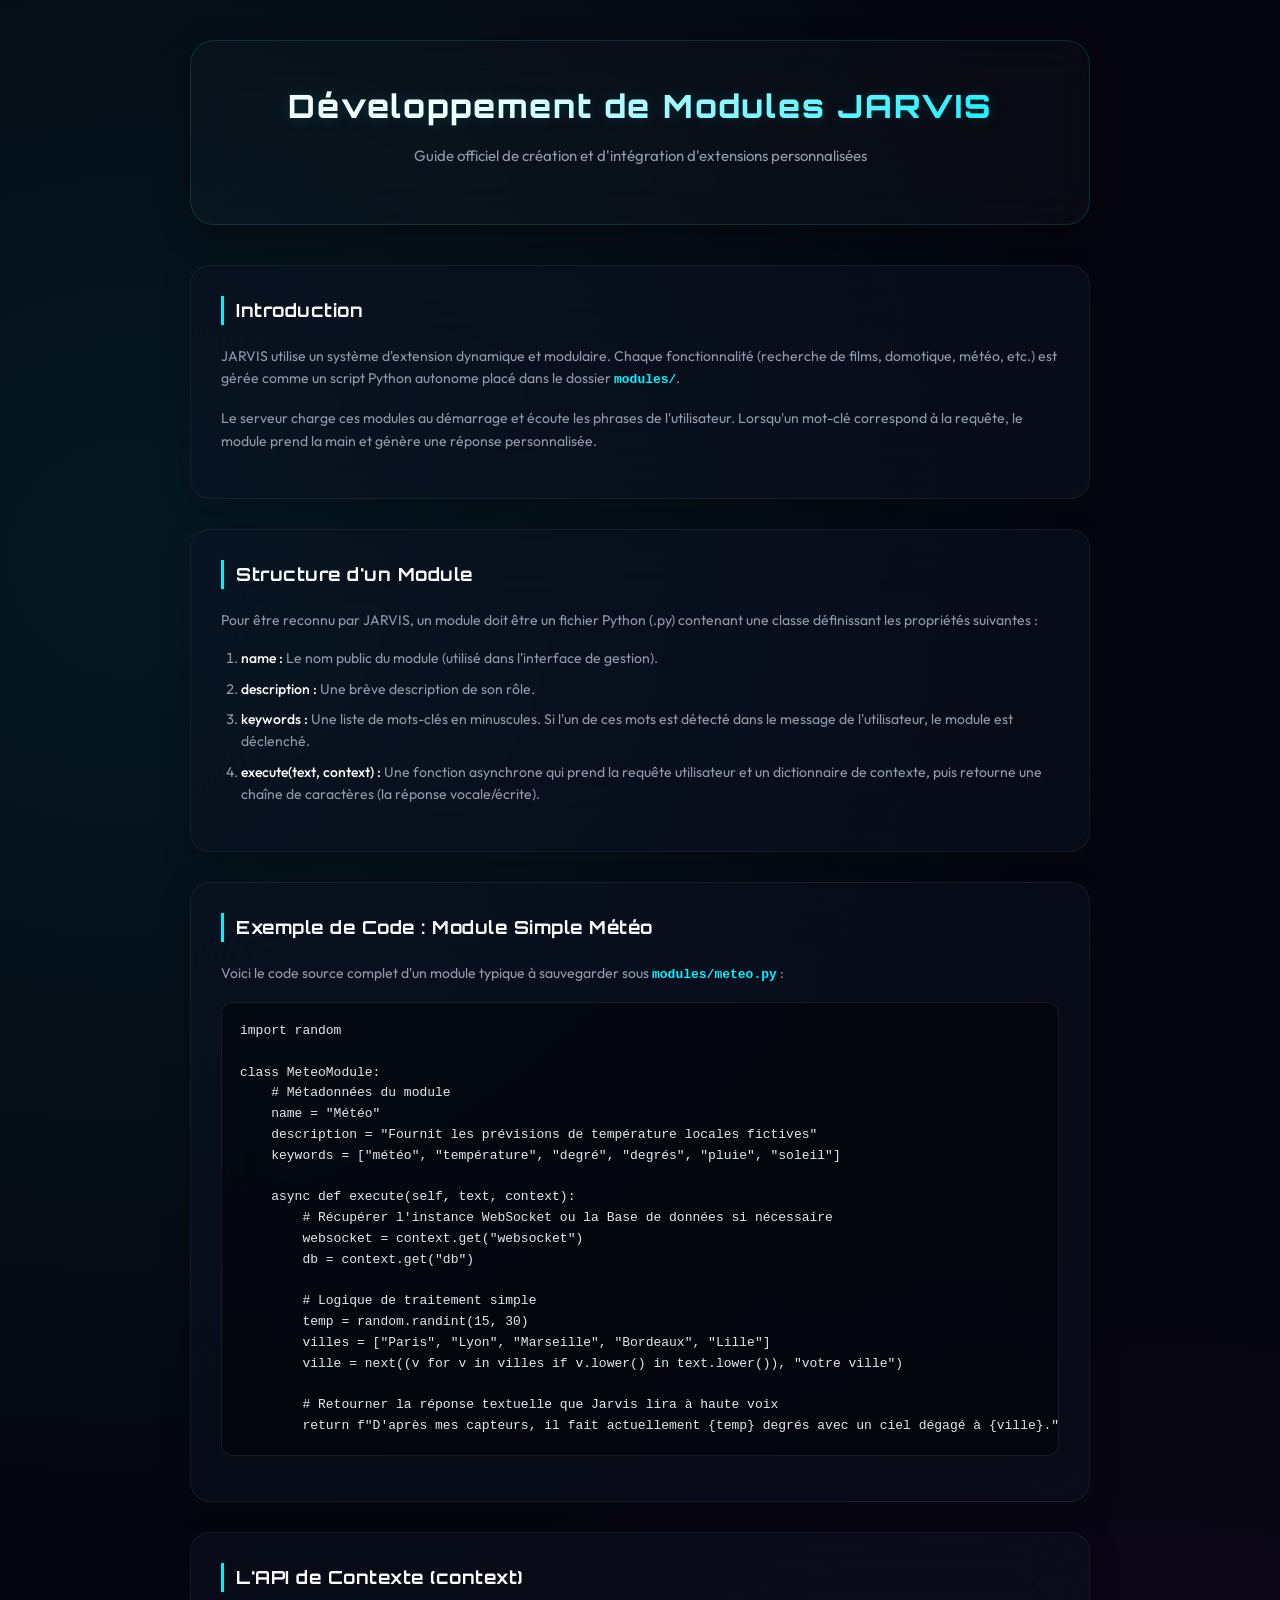
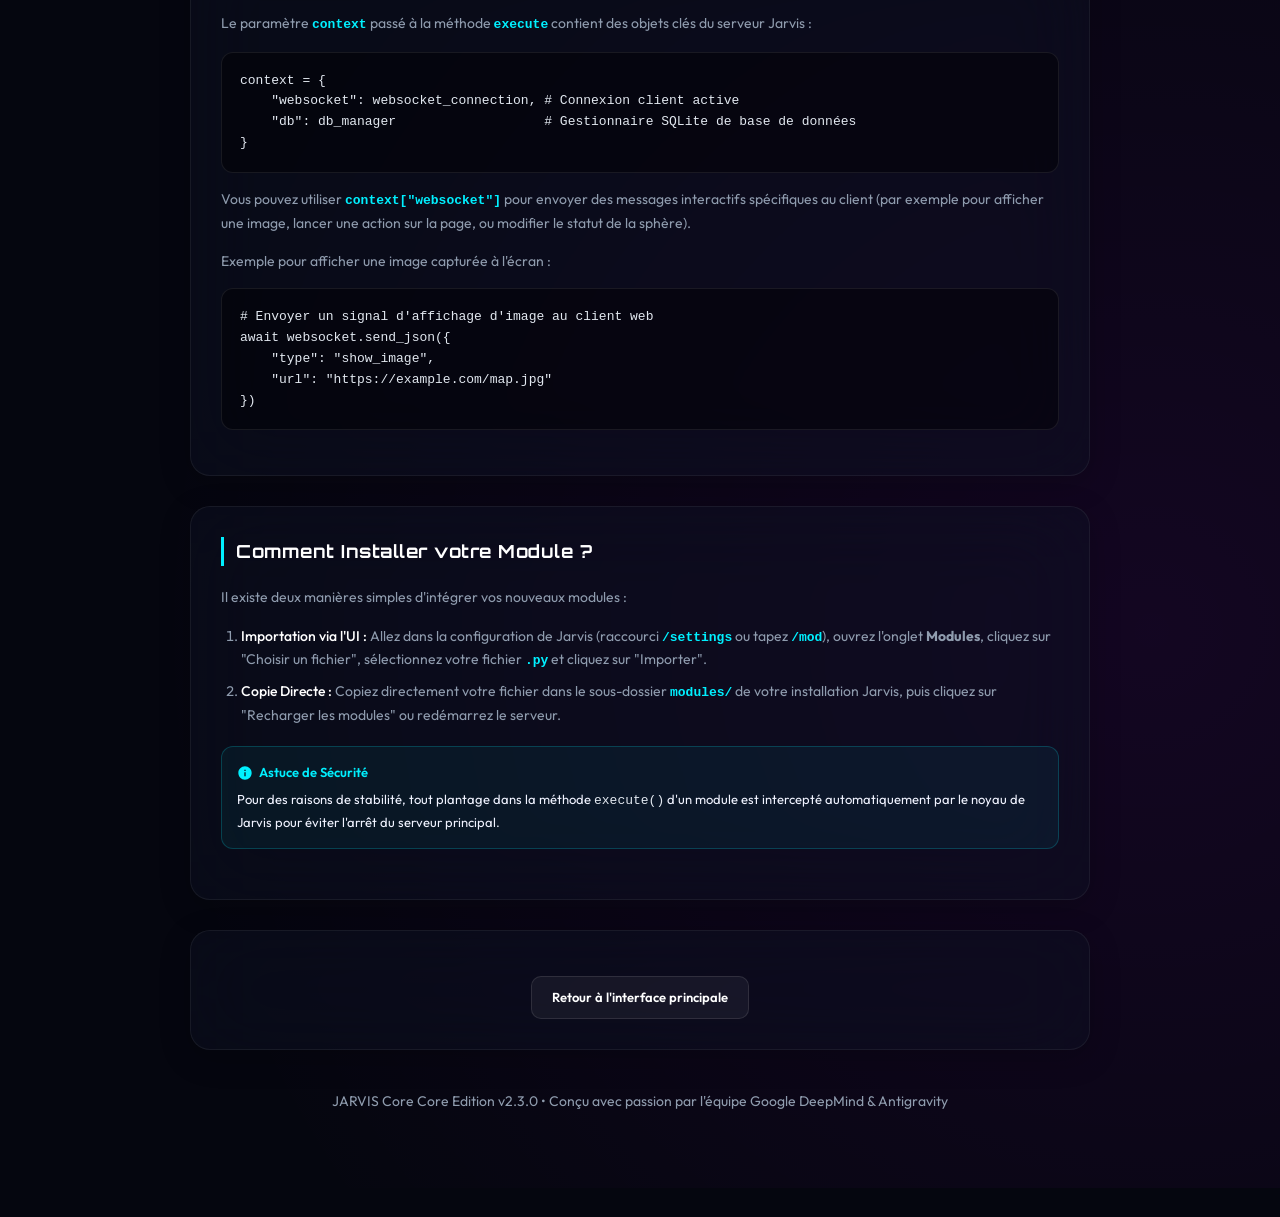
<file: static/doc.html>
<!DOCTYPE html>
<html lang="fr">
<head>
    <meta charset="UTF-8">
    <meta name="viewport" content="width=device-width, initial-scale=1.0">
    <title>JARVIS - Documentation de Création de Modules</title>
    <!-- Fonts moderns -->
    <link href="https://fonts.googleapis.com/css2?family=Outfit:wght@300;400;500;600;700&family=Orbitron:wght@600;800;900&display=swap" rel="stylesheet">
    <style>
        :root {
            --bg-color: #05060f;
            --card-bg: rgba(15, 18, 36, 0.45);
            --border-color: rgba(0, 240, 255, 0.15);
            --text-primary: #f0f3ff;
            --text-secondary: #8f9cae;
            --state-idle: #00f0ff;
            --accent-purple: #bd00ff;
            --accent-green: #00ff66;
            --font-body: 'Outfit', sans-serif;
            --font-heading: 'Orbitron', sans-serif;
        }

        * {
            box-sizing: border-box;
            margin: 0;
            padding: 0;
        }

        body {
            background-color: var(--bg-color);
            background-image: 
                radial-gradient(circle at 10% 20%, rgba(0, 240, 255, 0.08) 0%, transparent 40%),
                radial-gradient(circle at 90% 80%, rgba(189, 0, 255, 0.08) 0%, transparent 40%);
            color: var(--text-primary);
            font-family: var(--font-body);
            line-height: 1.6;
            padding: 40px 20px;
            min-height: 100vh;
        }

        .container {
            max-width: 900px;
            margin: 0 auto;
        }

        /* Glassmorphic Header */
        header {
            text-align: center;
            padding: 40px;
            background: rgba(255, 255, 255, 0.02);
            border: 1px solid var(--border-color);
            border-radius: 24px;
            backdrop-filter: blur(20px);
            margin-bottom: 40px;
            box-shadow: 0 10px 30px rgba(0, 0, 0, 0.4);
        }

        h1 {
            font-family: var(--font-heading);
            font-size: 32px;
            font-weight: 800;
            letter-spacing: 2px;
            background: linear-gradient(135deg, #fff 30%, var(--state-idle) 100%);
            -webkit-background-clip: text;
            -webkit-text-fill-color: transparent;
            margin-bottom: 12px;
            text-shadow: 0 0 15px rgba(0, 240, 255, 0.15);
        }

        .subtitle {
            color: var(--text-secondary);
            font-size: 15px;
            font-weight: 400;
        }

        /* Main Content Grid */
        main {
            display: flex;
            flex-direction: column;
            gap: 30px;
        }

        section {
            background: var(--card-bg);
            border: 1px solid rgba(255, 255, 255, 0.06);
            border-radius: 20px;
            padding: 30px;
            backdrop-filter: blur(40px);
            box-shadow: 0 8px 32px rgba(0, 0, 0, 0.2);
            transition: all 0.3s ease;
        }

        section:hover {
            border-color: var(--border-color);
            box-shadow: 0 8px 32px rgba(0, 240, 255, 0.05);
            transform: translateY(-2px);
        }

        h2 {
            font-family: var(--font-heading);
            font-size: 18px;
            font-weight: 700;
            color: #fff;
            margin-bottom: 20px;
            border-left: 3px solid var(--state-idle);
            padding-left: 12px;
            letter-spacing: 0.5px;
        }

        p {
            font-size: 14px;
            color: var(--text-secondary);
            margin-bottom: 16px;
        }

        /* Codeblock styling */
        pre {
            background: rgba(0, 0, 0, 0.4);
            border: 1px solid rgba(255, 255, 255, 0.08);
            border-radius: 12px;
            padding: 18px;
            overflow-x: auto;
            margin: 15px 0;
        }

        code {
            font-family: 'Courier New', Courier, monospace;
            font-size: 13px;
            color: #e2e8f0;
        }

        /* Highlights & Badges */
        .highlight {
            color: var(--state-idle);
            font-weight: 600;
        }

        .alert-info {
            background: rgba(0, 240, 255, 0.05);
            border: 1px solid rgba(0, 240, 255, 0.2);
            border-radius: 12px;
            padding: 15px;
            margin: 20px 0;
            font-size: 13px;
        }

        .alert-title {
            font-weight: 600;
            color: var(--state-idle);
            margin-bottom: 6px;
            display: flex;
            align-items: center;
            gap: 6px;
        }

        /* Step List */
        ol {
            margin-left: 20px;
            margin-bottom: 16px;
            color: var(--text-secondary);
            font-size: 14px;
            display: flex;
            flex-direction: column;
            gap: 8px;
        }

        li span {
            color: #fff;
            font-weight: 500;
        }

        /* Footer */
        footer {
            text-align: center;
            padding: 40px 0 20px 0;
            font-size: 12px;
            color: rgba(255, 255, 255, 0.3);
        }

        footer a {
            color: var(--state-idle);
            text-decoration: none;
            transition: color 0.2s;
        }

        footer a:hover {
            color: #fff;
        }

        /* Button hover styles */
        .back-btn {
            display: inline-block;
            margin-top: 15px;
            padding: 10px 20px;
            background: rgba(255, 255, 255, 0.05);
            border: 1px solid rgba(255, 255, 255, 0.1);
            color: #fff;
            border-radius: 10px;
            font-size: 13px;
            font-weight: 600;
            text-decoration: none;
            cursor: pointer;
            transition: all 0.2s ease;
        }

        .back-btn:hover {
            background: var(--state-idle);
            color: var(--bg-color);
            border-color: var(--state-idle);
            box-shadow: 0 4px 12px rgba(0, 240, 255, 0.2);
            transform: scale(1.02);
        }
    </style>
</head>
<body>
    <div class="container">
        <header>
            <h1 id="doc-title">Développement de Modules JARVIS</h1>
            <p class="subtitle">Guide officiel de création et d'intégration d'extensions personnalisées</p>
        </header>

        <main>
            <section id="getting-started">
                <h2>Introduction</h2>
                <p>
                    JARVIS utilise un système d'extension dynamique et modulaire. Chaque fonctionnalité (recherche de films, domotique, météo, etc.) est gérée comme un script Python autonome placé dans le dossier <code class="highlight">modules/</code>.
                </p>
                <p>
                    Le serveur charge ces modules au démarrage et écoute les phrases de l'utilisateur. Lorsqu'un mot-clé correspond à la requête, le module prend la main et génère une réponse personnalisée.
                </p>
            </section>

            <section id="module-structure">
                <h2>Structure d'un Module</h2>
                <p>
                    Pour être reconnu par JARVIS, un module doit être un fichier Python (.py) contenant une classe définissant les propriétés suivantes :
                </p>
                <ol>
                    <li><span>name :</span> Le nom public du module (utilisé dans l'interface de gestion).</li>
                    <li><span>description :</span> Une brève description de son rôle.</li>
                    <li><span>keywords :</span> Une liste de mots-clés en minuscules. Si l'un de ces mots est détecté dans le message de l'utilisateur, le module est déclenché.</li>
                    <li><span>execute(text, context) :</span> Une fonction asynchrone qui prend la requête utilisateur et un dictionnaire de contexte, puis retourne une chaîne de caractères (la réponse vocale/écrite).</li>
                </ol>
            </section>

            <section id="code-example">
                <h2>Exemple de Code : Module Simple Météo</h2>
                <p>
                    Voici le code source complet d'un module typique à sauvegarder sous <code class="highlight">modules/meteo.py</code> :
                </p>
                <pre><code>import random

class MeteoModule:
    # Métadonnées du module
    name = "Météo"
    description = "Fournit les prévisions de température locales fictives"
    keywords = ["météo", "température", "degré", "degrés", "pluie", "soleil"]

    async def execute(self, text, context):
        # Récupérer l'instance WebSocket ou la Base de données si nécessaire
        websocket = context.get("websocket")
        db = context.get("db")
        
        # Logique de traitement simple
        temp = random.randint(15, 30)
        villes = ["Paris", "Lyon", "Marseille", "Bordeaux", "Lille"]
        ville = next((v for v in villes if v.lower() in text.lower()), "votre ville")
        
        # Retourner la réponse textuelle que Jarvis lira à haute voix
        return f"D'après mes capteurs, il fait actuellement {temp} degrés avec un ciel dégagé à {ville}."
</code></pre>
            </section>

            <section id="context-api">
                <h2>L'API de Contexte (context)</h2>
                <p>
                    Le paramètre <code class="highlight">context</code> passé à la méthode <code class="highlight">execute</code> contient des objets clés du serveur Jarvis :
                </p>
                <pre><code>context = {
    "websocket": websocket_connection, # Connexion client active
    "db": db_manager                   # Gestionnaire SQLite de base de données
}</code></pre>
                <p>
                    Vous pouvez utiliser <code class="highlight">context["websocket"]</code> pour envoyer des messages interactifs spécifiques au client (par exemple pour afficher une image, lancer une action sur la page, ou modifier le statut de la sphère).
                </p>
                <p>
                    Exemple pour afficher une image capturée à l'écran :
                </p>
                <pre><code># Envoyer un signal d'affichage d'image au client web
await websocket.send_json({
    "type": "show_image",
    "url": "https://example.com/map.jpg"
})</code></pre>
            </section>

            <section id="importing-modules">
                <h2>Comment Installer votre Module ?</h2>
                <p>
                    Il existe deux manières simples d'intégrer vos nouveaux modules :
                </p>
                <ol>
                    <li><span>Importation via l'UI :</span> Allez dans la configuration de Jarvis (raccourci <code class="highlight">/settings</code> ou tapez <code class="highlight">/mod</code>), ouvrez l'onglet <strong>Modules</strong>, cliquez sur "Choisir un fichier", sélectionnez votre fichier <code class="highlight">.py</code> et cliquez sur "Importer".</li>
                    <li><span>Copie Directe :</span> Copiez directement votre fichier dans le sous-dossier <code class="highlight">modules/</code> de votre installation Jarvis, puis cliquez sur "Recharger les modules" ou redémarrez le serveur.</li>
                </ol>
                <div class="alert-info">
                    <div class="alert-title">
                        <svg viewBox="0 0 24 24" width="16" height="16" style="fill: var(--state-idle);"><path d="M12 2C6.48 2 2 6.48 2 12s4.48 10 10 10 10-4.48 10-10S17.52 2 12 2zm1 15h-2v-6h2v6zm0-8h-2V7h2v2z"/></svg>
                        Astuce de Sécurité
                    </div>
                    Pour des raisons de stabilité, tout plantage dans la méthode <code>execute()</code> d'un module est intercepté automatiquement par le noyau de Jarvis pour éviter l'arrêt du serveur principal.
                </div>
            </section>

            <section style="text-align: center;">
                <a href="/static/index.html" class="back-btn">Retour à l'interface principale</a>
            </section>
        </main>

        <footer>
            <p>JARVIS Core Core Edition v2.3.0 &bull; Conçu avec passion par l'équipe Google DeepMind & Antigravity</p>
        </footer>
    </div>
</body>
</html>
</file>
